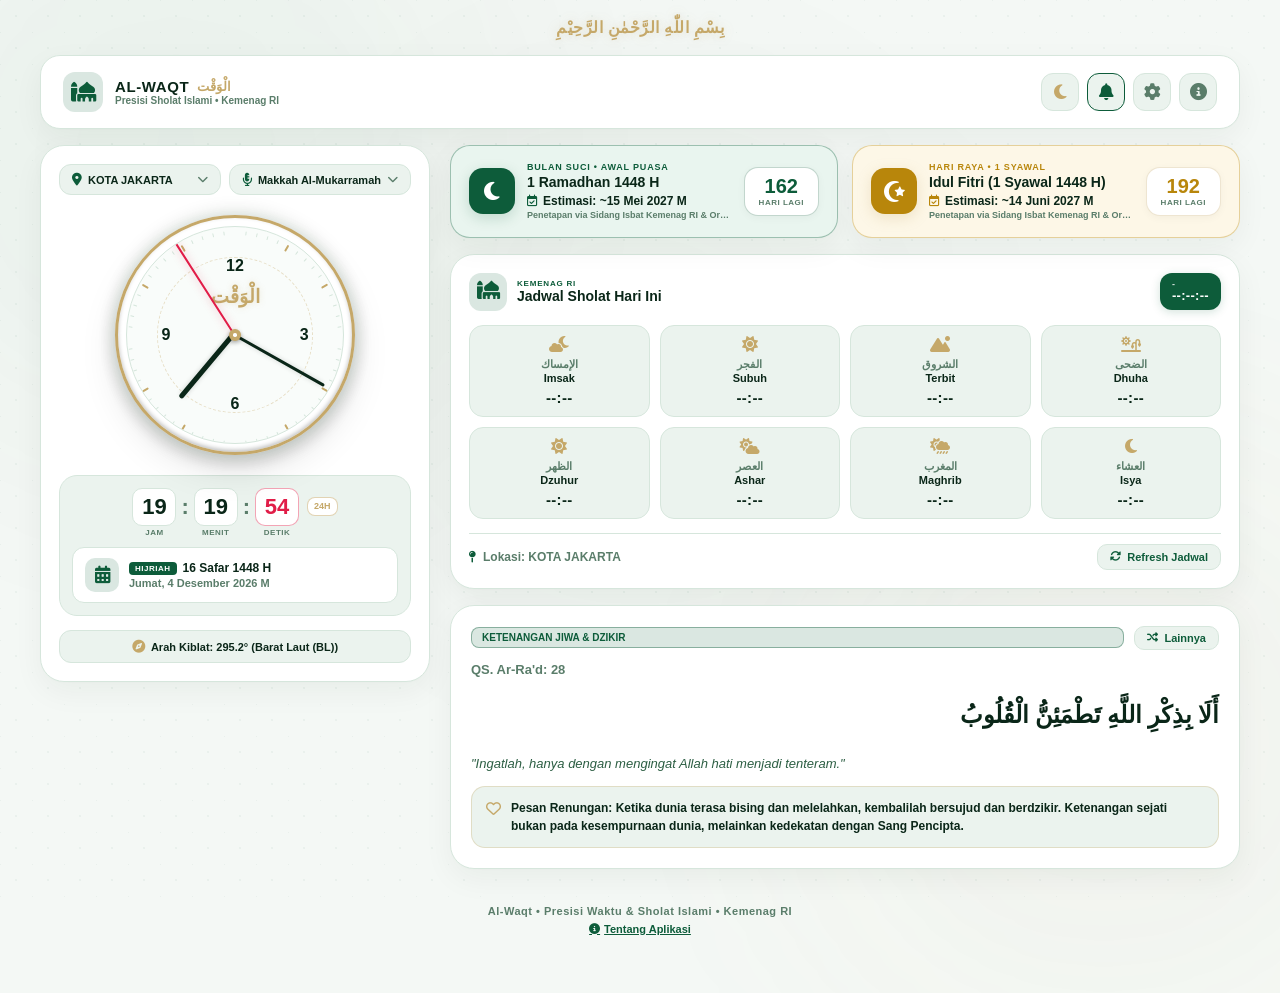
<file: index.html>
<!DOCTYPE html>
<html lang="id">
<head>
    <meta charset="UTF-8">
    <meta name="viewport" content="width=device-width, initial-scale=1.0, viewport-fit=cover">
    <meta http-equiv="X-Content-Type-Options" content="nosniff">
    <meta name="referrer" content="strict-origin-when-cross-origin">
    <meta http-equiv="Content-Security-Policy" content="default-src 'self'; script-src 'self' 'unsafe-inline' https://cdnjs.cloudflare.com; style-src 'self' 'unsafe-inline' https://fonts.googleapis.com https://cdnjs.cloudflare.com; font-src 'self' https://fonts.gstatic.com https://cdnjs.cloudflare.com data:; img-src 'self' data: https:; media-src 'self' blob: data:; connect-src 'self' https://api.myquran.com; base-uri 'self'; form-action 'self';">
    <title>Al-Waqt • Presisi Waktu & Sholat Islami</title>
    <!-- Google Fonts: Plus Jakarta Sans, Arabic Amiri, Heading Outfit, Display Orbitron -->
    <link rel="preconnect" href="https://fonts.googleapis.com">
    <link rel="preconnect" href="https://fonts.gstatic.com" crossorigin>
    <link href="https://fonts.googleapis.com/css2?family=Amiri:ital,wght@0,400;0,700;1,400&family=Outfit:wght@400;500;600;700;800;900&family=Plus+Jakarta+Sans:wght@400;500;600;700;800;900&display=swap" rel="stylesheet">
    <!-- Font Awesome Icons -->
    <link rel="stylesheet" href="https://cdnjs.cloudflare.com/ajax/libs/font-awesome/6.5.1/css/all.min.css" integrity="sha512-DTOQO9RWCH3ppGqcWaEA1BIZOC6xxalwEsw9c2QQeAIftl+Vegovlnee1c9QX4TctnWMn13TZye+giMm8e2LwA==" crossorigin="anonymous" referrerpolicy="no-referrer">
    <!-- Master Modular Stylesheet -->
    <link rel="stylesheet" href="style.css">
</head>
<body data-theme="green-dark">
    <!-- Islamic Geometric Pattern Overlay & Ambient Atmosphere -->
    <div class="islamic-pattern-bg"></div>
    <div class="ambient-glow glow-1"></div>
    <div class="ambient-glow glow-2"></div>
    <div class="ambient-glow glow-3"></div>

    <div class="app-container">
        <!-- 1. BISMILLAH RIBBON -->
        <div class="bismillah-ribbon">
            <span class="arabic-bismillah">بِسْمِ اللّٰهِ الرَّحْمٰنِ الرَّحِيْمِ</span>
        </div>

        <!-- 2. CRAFTED APP HEADER -->
        <header class="app-header">
            <!-- Brand Identity -->
            <div class="brand-identity">
                <div class="brand-crest">
                    <i class="fa-solid fa-mosque"></i>
                </div>
                <div class="brand-text-group">
                    <div class="brand-name-row">
                        <span class="brand-title">AL-WAQT</span>
                        <span class="brand-arabic-badge">الْوَقْت</span>
                    </div>
                    <span class="brand-sub">Presisi Sholat Islami • Kemenag RI</span>
                </div>
            </div>

            <!-- Action Buttons -->
            <div class="header-actions">
                <!-- Theme Toggle (Light / Dark) -->
                <button class="header-icon-btn" id="toggleDarkModeBtn" title="Mode Terang / Gelap">
                    <i class="fa-solid fa-sun" id="modeIcon"></i>
                </button>

                <!-- Audio Notification Toggle -->
                <button class="header-icon-btn active" id="toggleAudioBtn" title="Pengingat Adzan Otomatis">
                    <i class="fa-solid fa-bell" id="audioIcon"></i>
                </button>

                <!-- Settings Modal Trigger -->
                <button class="header-icon-btn" id="openSettingsBtn" title="Pengaturan Tampilan & Format">
                    <i class="fa-solid fa-gear"></i>
                </button>

                <!-- About Modal Trigger -->
                <button class="header-icon-btn" id="openAboutBtn" title="Tentang Aplikasi Al-Waqt">
                    <i class="fa-solid fa-circle-info"></i>
                </button>
            </div>
        </header>

        <!-- 3. MAIN DASHBOARD GRID (2-COLUMN ON DESKTOP, 1-COLUMN ON MOBILE) -->
        <main class="dashboard-grid">
            <!-- LEFT COLUMN: TIMEPIECE STATION -->
            <section class="hero-timepiece">
                <!-- Location & Reciter Chips Row -->
                <div class="hero-chips-row">
                    <button class="hero-chip" id="changeCityBtn" title="Pilih Wilayah / Daerah Jadwal Sholat">
                        <i class="fa-solid fa-location-dot chip-icon"></i>
                        <span id="currentCityLabel">KOTA JAKARTA</span>
                        <i class="fa-solid fa-chevron-down chevron"></i>
                    </button>

                    <button class="hero-chip reciter-chip" id="changeAdzanBtn" title="Pilih Suara & Muazin Adzan">
                        <i class="fa-solid fa-microphone-lines chip-icon"></i>
                        <span id="adzanChoiceLabel">Makkah</span>
                        <i class="fa-solid fa-chevron-down chevron"></i>
                    </button>
                </div>

                <!-- Analog Watch Dial -->
                <div class="analog-clock-wrapper">
                    <div class="analog-clock" id="analogClock">
                        <div class="clock-bezel">
                            <div class="clock-face">
                                <div class="islamic-inner-ring"></div>

                                <!-- Hour Markers -->
                                <span class="num-marker num-12" id="marker12">12</span>
                                <span class="num-marker num-3" id="marker3">3</span>
                                <span class="num-marker num-6" id="marker6">6</span>
                                <span class="num-marker num-9" id="marker9">9</span>

                                <!-- Dial Ticks (60 Ticks) -->
                                <div class="ticks-group" id="ticksGroup"></div>

                                <!-- Dial Logo -->
                                <div class="clock-brand">
                                    <span class="brand-arabic">الْوَقْت</span>
                                </div>

                                <!-- Hands -->
                                <div class="hand hour-hand" id="hourHand"></div>
                                <div class="hand minute-hand" id="minuteHand"></div>
                                <div class="hand second-hand" id="secondHand"></div>

                                <!-- Center Pin & Gem -->
                                <div class="center-nut">
                                    <div class="center-gem"></div>
                                </div>
                            </div>
                        </div>
                    </div>
                </div>

                <!-- Digital Clock & Hijri/Masehi Calendar Card -->
                <div class="digital-clock-card">
                    <!-- Digits Row -->
                    <div class="digital-time-row">
                        <div class="digit-group">
                            <div class="digit-card">
                                <span class="digit-value" id="digitHours">00</span>
                            </div>
                            <span class="digit-caption">JAM</span>
                        </div>

                        <span class="digit-separator">:</span>

                        <div class="digit-group">
                            <div class="digit-card">
                                <span class="digit-value" id="digitMinutes">00</span>
                            </div>
                            <span class="digit-caption">MENIT</span>
                        </div>

                        <span class="digit-separator">:</span>

                        <div class="digit-group">
                            <div class="digit-card second-card">
                                <span class="digit-value accent" id="digitSeconds">00</span>
                            </div>
                            <span class="digit-caption">DETIK</span>
                        </div>

                        <div class="period-badge-wrapper">
                            <div class="period-badge" id="periodBadge">24H</div>
                        </div>
                    </div>

                    <!-- Calendar Card (Hijri & Masehi) -->
                    <div class="calendar-card">
                        <div class="calendar-icon-box">
                            <i class="fa-solid fa-calendar-days"></i>
                        </div>
                        <div class="date-details">
                            <div class="hijri-headline">
                                <span class="hijri-badge">HIJRIAH</span>
                                <span class="hijri-text" id="liveHijriDate">16 Safar 1448 H</span>
                            </div>
                            <div class="masehi-text">
                                <span class="day-name" id="liveDayName">Sabtu</span>,
                                <span class="full-date" id="liveFullDate">29 Agustus 2026 M</span>
                            </div>
                        </div>
                    </div>
                </div>

                <!-- Qibla Pill (Tap to open Compass) -->
                <button class="qibla-pill-btn" id="openQiblaBtn" title="Buka Kompas Arah Kiblat Interaktif">
                    <i class="fa-solid fa-compass"></i>
                    <span id="qiblaText">Arah Kiblat: ~295.1° (Buka Kompas)</span>
                </button>
            </section>

            <!-- RIGHT COLUMN: MAIN SPIRITUAL & SCHEDULE STATION -->
            <div class="dashboard-main-content">
                <!-- 1. ISLAMIC MILESTONES (RAMADHAN & IDUL FITRI COUNTDOWNS) -->
                <section class="events-countdown-section">
                    <div class="countdown-card ramadhan-card">
                        <div class="event-icon-box">
                            <i class="fa-solid fa-moon"></i>
                        </div>
                        <div class="event-info">
                            <div class="event-tag">BULAN SUCI • AWAL PUASA</div>
                            <h4 class="event-title" id="ramadhanTitle">1 Ramadhan 1448 H</h4>
                            <div class="event-masehi-row">
                                <i class="fa-regular fa-calendar-check"></i>
                                <span id="ramadhanMasehiDate">Estimasi: ~8 - 9 Februari 2027</span>
                            </div>
                            <span class="event-note">Penetapan via Sidang Isbat Kemenag RI & Ormas</span>
                        </div>
                        <div class="event-counter-box">
                            <div class="counter-number" id="ramadhanDaysCount">--</div>
                            <div class="counter-unit">HARI LAGI</div>
                        </div>
                    </div>

                    <div class="countdown-card idulfitri-card">
                        <div class="event-icon-box">
                            <i class="fa-solid fa-star-and-crescent"></i>
                        </div>
                        <div class="event-info">
                            <div class="event-tag">HARI RAYA • 1 SYAWAL</div>
                            <h4 class="event-title" id="idulFitriTitle">Idul Fitri (1 Syawal 1448 H)</h4>
                            <div class="event-masehi-row">
                                <i class="fa-regular fa-calendar-check"></i>
                                <span id="idulFitriMasehiDate">Estimasi: ~10 - 11 Maret 2027</span>
                            </div>
                            <span class="event-note">Penetapan via Sidang Isbat Kemenag RI & Ormas</span>
                        </div>
                        <div class="event-counter-box">
                            <div class="counter-number" id="idulFitriDaysCount">--</div>
                            <div class="counter-unit">HARI LAGI</div>
                        </div>
                    </div>
                </section>

                <!-- 2. PRAYER SCHEDULE & NEXT PRAYER SECTION -->
                <section class="prayer-section">
                    <div class="prayer-header">
                        <div class="prayer-title-group">
                            <div class="prayer-title-icon">
                                <i class="fa-solid fa-mosque"></i>
                            </div>
                            <div class="prayer-title-text">
                                <div class="prayer-title-badge">KEMENAG RI</div>
                                <h3 class="prayer-title">Jadwal Sholat Hari Ini</h3>
                            </div>
                        </div>

                        <!-- Next Prayer Live Countdown Pill -->
                        <div class="next-prayer-banner" id="nextPrayerBanner">
                            <div class="next-prayer-info">
                                <span class="next-prayer-name" id="nextPrayerName">-</span>
                            </div>
                            <div class="next-prayer-timer" id="nextPrayerTimer">--:--:--</div>
                        </div>
                    </div>

                    <!-- 8-Prayer Grid (4x2 Matrix) -->
                    <div class="prayer-grid" id="prayerGrid">
                        <div class="prayer-card" data-prayer="imsak">
                            <div class="prayer-card-icon"><i class="fa-solid fa-cloud-moon"></i></div>
                            <span class="prayer-arabic">الإمساك</span>
                            <span class="prayer-name">Imsak</span>
                            <span class="prayer-time" id="timeImsak">--:--</span>
                        </div>
                        <div class="prayer-card" data-prayer="subuh">
                            <div class="prayer-card-icon"><i class="fa-solid fa-sun"></i></div>
                            <span class="prayer-arabic">الفجر</span>
                            <span class="prayer-name">Subuh</span>
                            <span class="prayer-time" id="timeSubuh">--:--</span>
                        </div>
                        <div class="prayer-card" data-prayer="terbit">
                            <div class="prayer-card-icon"><i class="fa-solid fa-mountain-sun"></i></div>
                            <span class="prayer-arabic">الشروق</span>
                            <span class="prayer-name">Terbit</span>
                            <span class="prayer-time" id="timeTerbit">--:--</span>
                        </div>
                        <div class="prayer-card" data-prayer="dhuha">
                            <div class="prayer-card-icon"><i class="fa-solid fa-sun-plant-wilt"></i></div>
                            <span class="prayer-arabic">الضحى</span>
                            <span class="prayer-name">Dhuha</span>
                            <span class="prayer-time" id="timeDhuha">--:--</span>
                        </div>
                        <div class="prayer-card" data-prayer="dzuhur">
                            <div class="prayer-card-icon"><i class="fa-solid fa-sun"></i></div>
                            <span class="prayer-arabic">الظهر</span>
                            <span class="prayer-name">Dzuhur</span>
                            <span class="prayer-time" id="timeDzuhur">--:--</span>
                        </div>
                        <div class="prayer-card" data-prayer="ashar">
                            <div class="prayer-card-icon"><i class="fa-solid fa-cloud-sun"></i></div>
                            <span class="prayer-arabic">العصر</span>
                            <span class="prayer-name">Ashar</span>
                            <span class="prayer-time" id="timeAshar">--:--</span>
                        </div>
                        <div class="prayer-card" data-prayer="maghrib">
                            <div class="prayer-card-icon"><i class="fa-solid fa-cloud-sun-rain"></i></div>
                            <span class="prayer-arabic">المغرب</span>
                            <span class="prayer-name">Maghrib</span>
                            <span class="prayer-time" id="timeMaghrib">--:--</span>
                        </div>
                        <div class="prayer-card" data-prayer="isya">
                            <div class="prayer-card-icon"><i class="fa-solid fa-moon"></i></div>
                            <span class="prayer-arabic">العشاء</span>
                            <span class="prayer-name">Isya</span>
                            <span class="prayer-time" id="timeIsya">--:--</span>
                        </div>
                    </div>

                    <!-- Prayer Footer -->
                    <div class="prayer-footer">
                        <div class="location-status">
                            <i class="fa-solid fa-map-pin"></i>
                            <span>Lokasi: <strong id="locationDetailText">KOTA JAKARTA</strong></span>
                        </div>
                        <button class="btn-refresh" id="refreshPrayerBtn" title="Sinkronisasi Ulang Jadwal">
                            <i class="fa-solid fa-rotate"></i> Refresh
                        </button>
                    </div>
                </section>

                <!-- 3. DAILY QURAN VERSE CARD -->
                <section class="quran-quote-card">
                    <div class="quran-quote-header">
                        <span class="quote-topic-badge" id="quoteTopicBadge">HARI KE-1 • KEMUDAHAN</span>
                        <button class="btn-new-verse" id="newVerseBtn" title="Ganti Ayat Motivasi Lain">
                            <i class="fa-solid fa-shuffle"></i> Lainnya
                        </button>
                    </div>

                    <span class="quran-surah-name" id="quranSurahName">QS. Al-Insyirah: 5-6</span>

                    <div class="quran-arabic-box" id="quranArabicText">
                        فَإِنَّ مَعَ الْعُسْرِ يُسْرًا ۝ إِنَّ مَعَ الْعُسْرِ يُسْرًا
                    </div>

                    <div class="quran-translation-box" id="quranTranslationText">
                        "Maka sesungguhnya beserta kesulitan ada kemudahan, sesungguhnya beserta kesulitan itu ada kemudahan."
                    </div>

                    <div class="quran-reflection-box" id="quranReflectionBox">
                        <i class="fa-regular fa-heart reflection-icon"></i>
                        <span class="reflection-text" id="quranReflectionText">
                            Yakinlah bahwa setiap kesulitan dan ujian hidup selalu dipaketkan oleh Allah dengan jalan keluar dan kemudahan.
                        </span>
                    </div>
                </section>
            </div>
        </main>

        <!-- App Footer -->
        <footer class="app-footer">
            <p>Al-Waqt • Presisi Waktu & Sholat Islami • Kemenag RI</p>
            <div>
                <button class="footer-about-btn" id="footerAboutBtn" style="background:none; border:none; color:var(--emerald-primary); font-size:11px; font-weight:700; cursor:pointer; text-decoration:underline; display:inline-flex; align-items:center; gap:4px; margin-top:4px;">
                    <i class="fa-solid fa-circle-info"></i> Tentang Aplikasi
                </button>
            </div>
        </footer>
    </div>

    <!-- 4. HIERARCHICAL CITY & REGION SELECTOR MODAL -->
    <div class="modal-overlay" id="cityModal">
        <div class="modal-card">
            <!-- Modal Header -->
            <div class="modal-header">
                <div class="modal-title-box">
                    <i class="fa-solid fa-location-dot modal-title-icon"></i>
                    <h3>Pilih Wilayah / Daerah</h3>
                </div>
                <button class="modal-close" id="closeCityModalBtn">&times;</button>
            </div>

            <!-- Global Search Box -->
            <div class="modal-search-wrapper">
                <div class="modal-search-box">
                    <i class="fa-solid fa-magnifying-glass search-icon"></i>
                    <input type="text" id="citySearchInput" placeholder="Cari nama kota/kabupaten/kecamatan..." autocomplete="off">
                </div>
            </div>

            <!-- Breadcrumb Navigation Bar (Visible in District View) -->
            <div class="modal-breadcrumb-bar" id="modalBreadcrumb">
                <button class="btn-breadcrumb-back" id="btnBreadcrumbBack">
                    <i class="fa-solid fa-arrow-left"></i> Kembali ke Daftar Kota
                </button>
                <span class="breadcrumb-trail" id="breadcrumbCurrent">Jakarta Timur</span>
            </div>

            <!-- Region Filter Tabs -->
            <div class="region-tabs-row" id="regionTabsRow">
                <button class="region-tab-btn active" data-tab="all">🌐 Semua</button>
                <button class="region-tab-btn" data-tab="jakarta">🏙️ Jakarta</button>
                <button class="region-tab-btn" data-tab="bodetabek">🏘️ Bodetabek</button>
                <button class="region-tab-btn" data-tab="jawa_luar">🗺️ Lainnya</button>
            </div>

            <!-- Dynamic City & District List -->
            <div class="city-list" id="cityList">
                <div class="city-list-loading">
                    <i class="fa-solid fa-spinner fa-spin"></i> Memuat wilayah...
                </div>
            </div>
        </div>
    </div>

    <!-- 5. ADZAN RECITER SELECTOR MODAL -->
    <div class="modal-overlay" id="adzanModal">
        <div class="modal-card">
            <div class="modal-header">
                <div class="modal-title-box">
                    <i class="fa-solid fa-microphone-lines modal-title-icon"></i>
                    <h3>Pilihan Suara & Muazin Adzan</h3>
                </div>
                <button class="modal-close" id="closeAdzanModalBtn">&times;</button>
            </div>

            <div class="adzan-modal-body">
                <!-- Special Subuh Notice Banner -->
                <div class="subuh-special-banner">
                    <div class="subuh-special-icon">
                        <i class="fa-solid fa-cloud-sun"></i>
                    </div>
                    <div class="subuh-special-info">
                        <span class="subuh-special-badge">KHUSUS WAKTU SUBUH (OTOMATIS)</span>
                        <span class="subuh-special-title">Tatswib: Ash-Shalatu Khairum Minan-Naum</span>
                        <span class="subuh-special-desc">Lafadz khusus Subuh otomatis berkumandang saat waktu Subuh.</span>
                    </div>
                    <button class="btn-preview-subuh" id="btnPreviewSubuh" title="Tes Suara Adzan Subuh">
                        <i class="fa-solid fa-play"></i> Tes
                    </button>
                </div>

                <span class="adzan-list-title">Pilihan Muazin Sholat Reguler:</span>
                
                <div class="adzan-list" id="adzanList">
                    <!-- Injected dynamically by adzanModal.js -->
                </div>
            </div>
        </div>
    </div>

    <!-- 6. PREFERENCES & SETTINGS MODAL -->
    <div class="modal-overlay" id="settingsModal">
        <div class="modal-card">
            <div class="modal-header">
                <div class="modal-title-box">
                    <i class="fa-solid fa-gear modal-title-icon"></i>
                    <h3>Pengaturan</h3>
                </div>
                <button class="modal-close" id="closeSettingsModalBtn">&times;</button>
            </div>

            <div class="settings-modal-body">
                <!-- Format Waktu -->
                <div class="settings-row">
                    <div class="settings-row-left">
                        <div class="settings-icon">
                            <i class="fa-regular fa-clock"></i>
                        </div>
                        <div class="settings-info">
                            <span class="settings-title">Format Waktu Jam</span>
                            <span class="settings-desc">Tampilan 24 Jam atau 12 Jam (AM/PM)</span>
                        </div>
                    </div>
                    <div class="segmented-switch">
                        <button class="segment-btn active" id="btnFormat24">24 Jam</button>
                        <button class="segment-btn" id="btnFormat12">12 Jam</button>
                    </div>
                </div>

                <!-- Angka Jam (Latin / Arab) -->
                <div class="settings-row">
                    <div class="settings-row-left">
                        <div class="settings-icon">
                            <span style="font-family: var(--font-arabic); font-size: 1.15rem; font-weight: 700;">١٢</span>
                        </div>
                        <div class="settings-info">
                            <span class="settings-title">Angka Jam & Hitungan</span>
                            <span class="settings-desc">Angka Latin (1, 2, 3) atau Arab (١, ٢, ٣)</span>
                        </div>
                    </div>
                    <div class="segmented-switch">
                        <button class="segment-btn active" id="btnNumeralLatin">Latin</button>
                        <button class="segment-btn" id="btnNumeralArabic">Arab</button>
                    </div>
                </div>

                <!-- Gerakan Jarum (Smooth / Detak) -->
                <div class="settings-row">
                    <div class="settings-row-left">
                        <div class="settings-icon">
                            <i class="fa-solid fa-water"></i>
                        </div>
                        <div class="settings-info">
                            <span class="settings-title">Gerakan Jarum Detik</span>
                            <span class="settings-desc">Meluncur halus (Smooth) atau berdetak</span>
                        </div>
                    </div>
                    <div class="segmented-switch">
                        <button class="segment-btn active" id="btnSmoothSweep">Halus</button>
                        <button class="segment-btn" id="btnSmoothTick">Detak</button>
                    </div>
                </div>

                <!-- Kompas Arah Kiblat -->
                <div class="settings-row">
                    <div class="settings-row-left">
                        <div class="settings-icon">
                            <i class="fa-solid fa-compass"></i>
                        </div>
                        <div class="settings-info">
                            <span class="settings-title">Kompas Arah Kiblat</span>
                            <span class="settings-desc">Buka instrumen kompas digital & derajat Ka'bah</span>
                        </div>
                    </div>
                    <button class="settings-action-btn" id="settingsQiblaBtn">
                        <i class="fa-solid fa-compass"></i> Buka Kompas
                    </button>
                </div>

                <!-- Tes Kumandang Adzan -->
                <div class="settings-row">
                    <div class="settings-row-left">
                        <div class="settings-icon">
                            <i class="fa-solid fa-volume-high"></i>
                        </div>
                        <div class="settings-info">
                            <span class="settings-title">Tes Audio Adzan</span>
                            <span class="settings-desc">Uji coba putar audio adzan asli</span>
                        </div>
                    </div>
                    <button class="settings-action-btn" id="testAdzanBtn">
                        <i class="fa-solid fa-play" id="testAdzanIcon"></i>
                        <span id="testAdzanLabel">Putar Tes</span>
                    </button>
                </div>

                <!-- Layar Penuh (Fullscreen) -->
                <div class="settings-row">
                    <div class="settings-row-left">
                        <div class="settings-icon">
                            <i class="fa-solid fa-expand"></i>
                        </div>
                        <div class="settings-info">
                            <span class="settings-title">Mode Layar Penuh</span>
                            <span class="settings-desc">Tampilan penuh tanpa gangguan browser</span>
                        </div>
                    </div>
                    <button class="settings-action-btn" id="fullscreenBtn">
                        <i class="fa-solid fa-expand" id="fullscreenIcon"></i> Fullscreen
                    </button>
                </div>

                <!-- Tentang Aplikasi -->
                <div class="settings-row">
                    <div class="settings-row-left">
                        <div class="settings-icon">
                            <i class="fa-solid fa-circle-info"></i>
                        </div>
                        <div class="settings-info">
                            <span class="settings-title">Tentang Al-Waqt</span>
                            <span class="settings-desc">Informasi pengembang, versi, API & lisensi</span>
                        </div>
                    </div>
                    <button class="settings-action-btn" id="settingsAboutBtn">
                        <i class="fa-solid fa-circle-info"></i> Tentang
                    </button>
                </div>
            </div>
        </div>
    </div>

    <!-- 7. INTERACTIVE QIBLA COMPASS MODAL -->
    <div class="modal-overlay" id="qiblaModal">
        <div class="modal-card">
            <div class="modal-header">
                <div class="modal-title-box">
                    <i class="fa-solid fa-compass modal-title-icon"></i>
                    <h3>Kompas Arah Kiblat</h3>
                </div>
                <button class="modal-close" id="closeQiblaModalBtn">&times;</button>
            </div>

            <div class="qibla-modal-body">
                <!-- Angle & Distance Readouts -->
                <div class="qibla-readout-grid">
                    <div class="qibla-readout-card">
                        <span class="qibla-readout-label">Arah Kiblat Ka'bah</span>
                        <span class="qibla-readout-val accent" id="qiblaAngleVal">295.1°</span>
                    </div>
                    <div class="qibla-readout-card">
                        <span class="qibla-readout-label">Arah Kompas (Heading)</span>
                        <span class="qibla-readout-val" id="compassHeadingVal">0° (Utara)</span>
                    </div>
                    <div class="qibla-readout-card">
                        <span class="qibla-readout-label">Jarak ke Makkah</span>
                        <span class="qibla-readout-val" id="qiblaDistVal">~7.925 km</span>
                    </div>
                </div>

                <!-- Live Interactive Compass Viewport & Dial -->
                <div class="compass-viewport">
                    <div class="compass-bezel" id="compassBezel">
                        <!-- Top Lubber / Index Marker (Front of device) -->
                        <div class="compass-lubber-line" title="Arah Depan Perangkat"></div>

                        <div class="compass-dial" id="compassDial">
                            <!-- 360 Degree Marks Group -->
                            <div class="compass-ticks-group" id="compassTicksGroup"></div>
                            <div class="compass-inner-ring"></div>
                            
                            <!-- Cardinal Direction Markers -->
                            <span class="compass-cardinal compass-north">U</span>
                            <span class="compass-cardinal compass-east">T</span>
                            <span class="compass-cardinal compass-south">S</span>
                            <span class="compass-cardinal compass-west">B</span>

                            <!-- Needle pointing to Kaaba (Attached to the compass dial, pointing at Qibla angle from North) -->
                            <div class="qibla-needle" id="qiblaNeedle">
                                <div class="qibla-kaaba-badge" title="Arah Ka'bah (Makkah)">
                                    <i class="fa-solid fa-kaaba"></i>
                                </div>
                                <div class="qibla-needle-body"></div>
                            </div>

                            <!-- Center Nut -->
                            <div class="compass-center-nut">
                                <div class="compass-center-gem"></div>
                            </div>
                        </div>
                    </div>
                </div>

                <!-- Alignment Status Banner -->
                <div class="qibla-status-badge static" id="qiblaStatusBadge">
                    <i class="fa-solid fa-compass"></i> Arah Kiblat: ~295.1° Barat Laut
                </div>

                <!-- Interactive Compass Action Buttons -->
                <div class="qibla-controls-row">
                    <button class="btn-qibla-ctrl auto-align" id="btnAutoAlignQibla" title="Putar Otomatis ke Arah Kiblat">
                        <i class="fa-solid fa-kaaba"></i> Selaraskan ke Kiblat
                    </button>
                    <button class="btn-qibla-ctrl reset-north" id="btnResetNorth" title="Arahkan ke Utara (0°)">
                        <i class="fa-solid fa-compass"></i> Arahkan Utara
                    </button>
                </div>

                <!-- Footer & GPS Precision Tool -->
                <div class="qibla-footer-row">
                    <div class="qibla-location-info">
                        <i class="fa-solid fa-map-pin"></i>
                        <span id="qiblaLocationLabel">KOTA JAKARTA</span>
                    </div>
                    <button class="btn-detect-gps" id="btnDetectGPS" title="Gunakan GPS Presisi">
                        <i class="fa-solid fa-location-crosshairs"></i> Deteksi GPS
                    </button>
                </div>
            </div>
        </div>
    </div>

    <!-- 8. REAL ADZAN NOTIFICATION BANNER -->
    <div class="adzan-banner" id="adzanBanner">
        <div class="adzan-banner-content">
            <div class="adzan-banner-icon">
                <i class="fa-solid fa-volume-high"></i>
            </div>
            <div class="adzan-banner-text">
                <div class="adzan-status-row">
                    <span class="adzan-banner-sub">WAKTU SHOLAT TELAH TIBA</span>
                </div>
                <h4 class="adzan-banner-title" id="adzanBannerTitle">Adzan Dzuhur</h4>
            </div>
            <div class="adzan-actions">
                <button class="btn-stop-adzan" id="stopAdzanBtn" title="Hentikan Suara Adzan">
                    <i class="fa-solid fa-stop"></i> Hentikan
                </button>
                <button class="adzan-banner-close" id="closeAdzanBannerBtn" title="Tutup">&times;</button>
            </div>
        </div>
    </div>

    <!-- 9. ABOUT MODAL -->
    <div class="modal-overlay" id="aboutModal">
        <div class="modal-card" style="max-width: 520px;">
            <div class="modal-header">
                <div class="modal-title-box">
                    <i class="fa-solid fa-circle-info modal-title-icon"></i>
                    <h3>Tentang Al-Waqt</h3>
                </div>
                <button class="modal-close" id="closeAboutModalBtn">&times;</button>
            </div>
            <div class="about-modal-body">
                <div class="about-hero">
                    <div class="about-crest">
                        <i class="fa-solid fa-mosque"></i>
                    </div>
                    <div class="about-app-name">
                        <span>AL-WAQT</span>
                        <span class="about-arabic-title">الْوَقْت</span>
                    </div>
                    <div class="about-version-chip">
                        <i class="fa-solid fa-code-branch"></i> Versi 2.0.0 • Production
                    </div>
                    <p class="about-tagline">Presisi Waktu & Jadwal Sholat Islami Terintegrasi Kemenag RI</p>
                </div>

                <div class="about-description">
                    <strong>Al-Waqt (الْوَقْت)</strong> adalah instrumen penunjuk waktu Islami modern yang memadukan estetika jam tangan mewah dengan akurasi astronomis. Dilengkapi jam analog <em>smooth sweep</em>, jadwal sholat resmi Kemenag RI, kompas kiblat trigonometri bola, adzan otomatis 4 muazin dunia, dan inspirasi harian Al-Qur'an.
                </div>

                <div class="about-grid">
                    <div class="about-spec-card">
                        <div class="about-spec-icon"><i class="fa-solid fa-database"></i></div>
                        <div class="about-spec-info">
                            <span class="about-spec-title">Jadwal Sholat</span>
                            <span class="about-spec-val">Kemenag RI (Bimas Islam)</span>
                        </div>
                    </div>
                    <div class="about-spec-card">
                        <div class="about-spec-icon"><i class="fa-solid fa-compass"></i></div>
                        <div class="about-spec-info">
                            <span class="about-spec-title">Arah Kiblat</span>
                            <span class="about-spec-val">Great-Circle Navigation</span>
                        </div>
                    </div>
                    <div class="about-spec-card">
                        <div class="about-spec-icon"><i class="fa-solid fa-microphone-lines"></i></div>
                        <div class="about-spec-info">
                            <span class="about-spec-title">Muazin Adzan</span>
                            <span class="about-spec-val">Makkah, Madinah, Mesir, Turki</span>
                        </div>
                    </div>
                    <div class="about-spec-card">
                        <div class="about-spec-icon"><i class="fa-solid fa-calendar-star"></i></div>
                        <div class="about-spec-info">
                            <span class="about-spec-title">Kalender Islam</span>
                            <span class="about-spec-val">Hisab Hijriah 1448 H / 2027 M</span>
                        </div>
                    </div>
                    <div class="about-spec-card">
                        <div class="about-spec-icon"><i class="fa-solid fa-laptop-code"></i></div>
                        <div class="about-spec-info">
                            <span class="about-spec-title">Platform</span>
                            <span class="about-spec-val">Web & Mobile (Flutter)</span>
                        </div>
                    </div>
                    <div class="about-spec-card">
                        <div class="about-spec-icon"><i class="fa-solid fa-user-check"></i></div>
                        <div class="about-spec-info">
                            <span class="about-spec-title">Pengembang</span>
                            <span class="about-spec-val">Alfian (@Alfianax01)</span>
                        </div>
                    </div>
                </div>

                <div class="about-actions">
                    <a href="https://github.com/Alfianax01/Jam-sholat" target="_blank" rel="noopener noreferrer" class="btn-github-link">
                        <i class="fa-brands fa-github"></i> Kunjungi Repository di GitHub
                    </a>
                    <div class="about-license-note">
                        Lisensi Open-Source MIT • Dibuat dengan dedikasi untuk kemaslahatan umat
                    </div>
                </div>
            </div>
        </div>
    </div>

    <!-- Audio Element for Real Adzan -->
    <audio id="realAdzanAudio" preload="auto"></audio>

    <!-- Modular JavaScript Engine -->
    <script src="js/constants.js"></script>
    <script src="js/subdistrictsData.js"></script>
    <script src="js/quranData.js"></script>
    <script src="js/audio.js"></script>
    <script src="js/countdown.js"></script>
    <script src="js/qibla.js"></script>
    <script src="js/prayerApi.js"></script>
    <script src="js/cityModal.js"></script>
    <script src="js/adzanModal.js"></script>
    <script src="js/sidebar.js"></script>
    <script src="js/clock.js"></script>
    <script src="js/app.js"></script>
</body>
</html>
</file>
<file: style.css>
@import url('css/variables.css');
@import url('css/base.css');
@import url('css/clock.css');
@import url('css/events.css');
@import url('css/prayer.css');
@import url('css/quran.css');
@import url('css/modal.css');
@import url('css/sidebar.css');
@import url('css/adzan.css');
@import url('css/responsive.css');
</file>
